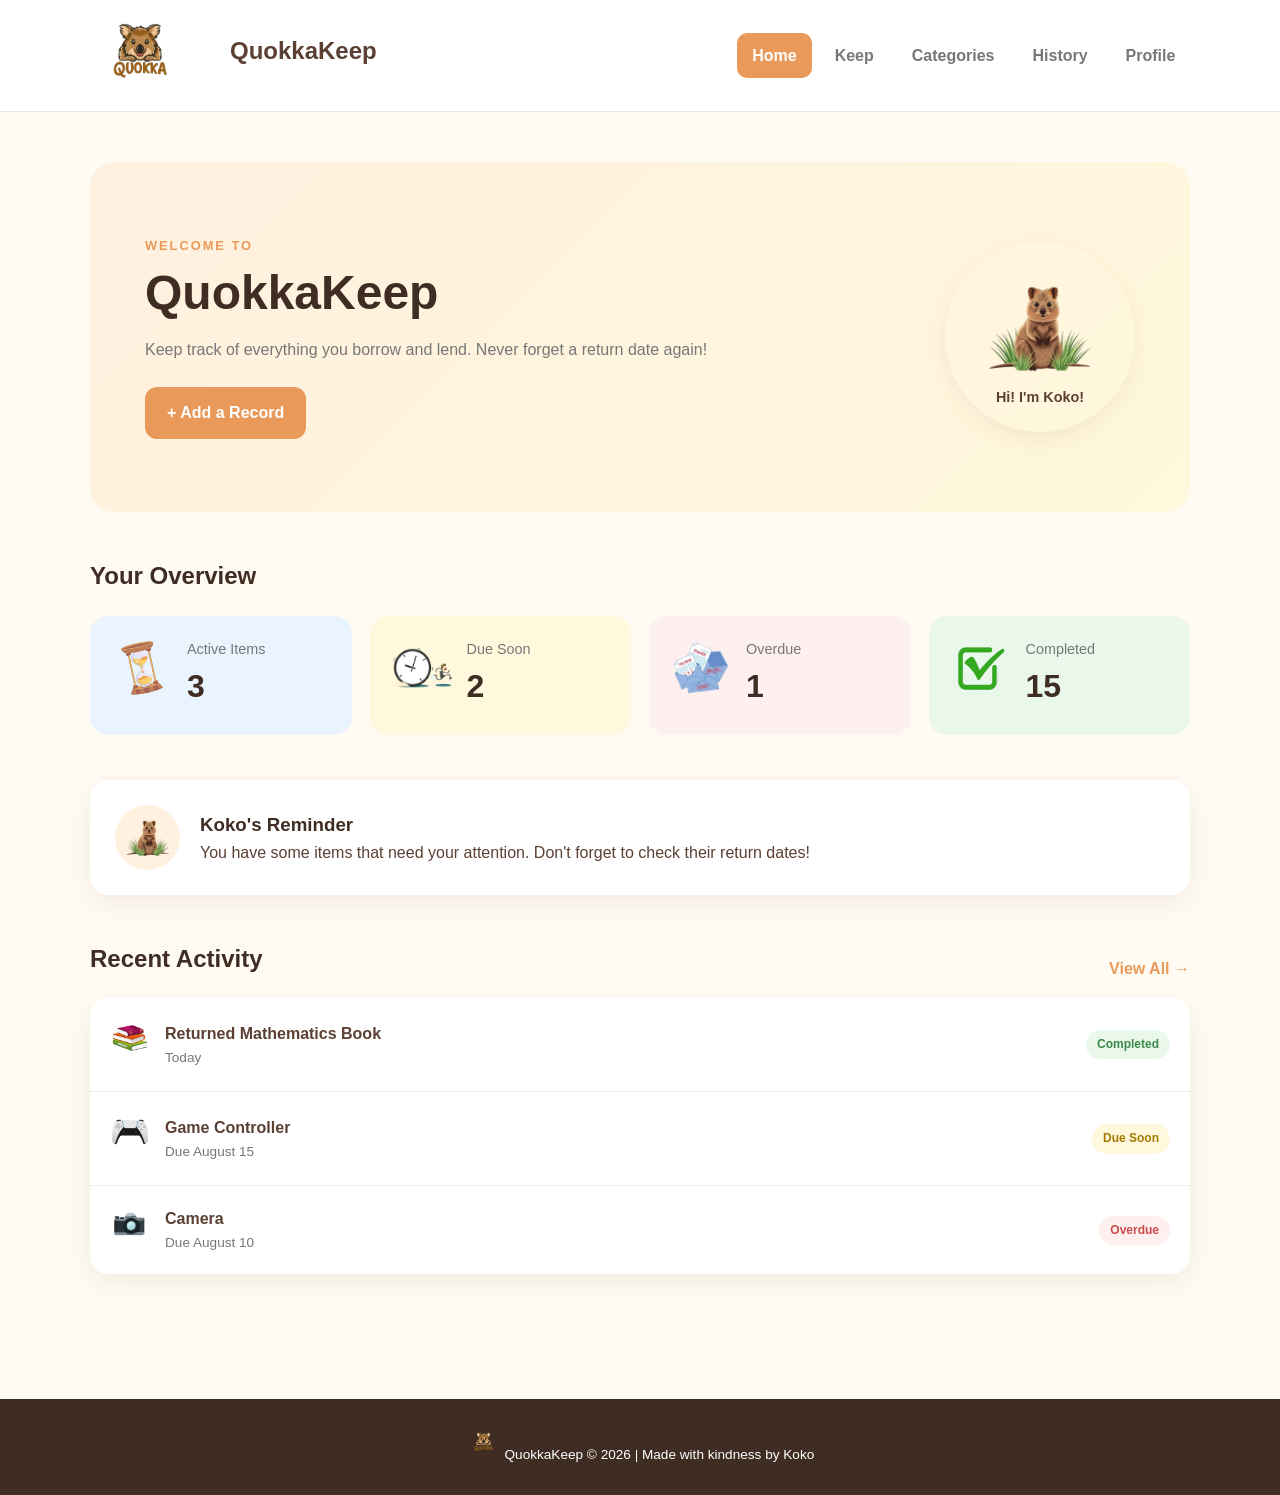
<file: index.html>
<!DOCTYPE html>
<html lang="en">
<head>
    <meta charset="UTF-8">
    <meta name="viewport" content="width=device-width, initial-scale=1.0">
    <title>QuokkaKeep | Home</title>
    <link rel="stylesheet" href="style.css">
</head>

<body>

    <!-- Navigation -->
    <header class="navbar">
        <a href="index.html" class="logo tata"> <img src="quokkakeep_cartoon-removebg-preview.png" width="100" height="100" alt="QuokkaKeep">
            <p>QuokkaKeep</p> </a>

        <nav>
            <a href="index.html" class="active">Home</a>
            <a href="keep.html">Keep</a>
            <a href="categories.html">Categories</a>
            <a href="history.html">History</a>
            <a href="profile.html">Profile</a>
        </nav>
    </header>

    <main class="container">

        <!-- Welcome Section -->
        <section class="hero">
            <div class="hero-text">
                <p class="small-title">WELCOME TO</p>
                <h1>QuokkaKeep </h1>

                <p>
                    Keep track of everything you borrow and lend.
                    Never forget a return date again!
                </p>

                <a href="keep.html" class="button">
                    + Add a Record
                </a>
            </div>

            <div class="koko">
                
                <img src="images-removebg-preview.png.png" width="120" height="120" alt="Koko"> <p>Hi! I'm Koko!</p>
            </div>
        </section>

        <!-- Statistics -->
        <section>
            <h2>Your Overview</h2>

            <div class="stats-grid">

                <div class="stat-card blue">
                    <span class="stat-icon"><img src="active.png.png" width="60" height="60" alt="Active"></span>
                    <div>
                        <p>Active Items</p>
                        <h3 id="activeCount">3</h3>
                    </div>
                </div>

                <div class="stat-card yellow">
                    <span class="stat-icon"><img src="duesoon.png.png" width="60" height="40" alt="Duesoon"></span>
                    <div>
                        <p>Due Soon</p>
                        <h3 id="dueSoonCount">2</h3>
                    </div>
                </div>

                <div class="stat-card red">
                    <span class="stat-icon"><img src="stack-overdue-bills-unpaid-services-payment-bill-reminder-letter-invoice-debt-final-notice-warning-envelope-past-due-180127059-removebg-preview.png" width="60" height="60" alt="Overdue"></span>
                    <div>
                        <p>Overdue</p>
                        <h3 id="overdueCount">1</h3>
                    </div>
                </div>

                <div class="stat-card green">
                    <span class="stat-icon"><img src="completed-tick.png" width="60" height="60" alt="Completed"></span>
                    <div>
                        <p>Completed</p>
                        <h3 id="completedCount">15</h3>
                    </div>
                </div>

            </div>
        </section>

        <!-- Koko Message -->
        <section class="koko-message">
            <div class="koko-small"> <img src="images-removebg-preview.png.png" width="50" height="50" alt="Koko"> </div>

            <div>
                <h3>Koko's Reminder</h3>
                <p>
                    You have some items that need your attention.
                    Don't forget to check their return dates!
                </p>
            </div>
        </section>

        <!-- Recent Activity -->
        <section>
            <div class="section-heading">
                <h2>Recent Activity</h2>
                <a href="history.html">View All →</a>
            </div>

            <div class="activity-list">

                <div class="activity">
                    <span><img src="book-studycorner-removebg-preview.png.png" width="40" height="40" alt="Book-Studycorner"></span>
                    <div>
                        <strong>Returned Mathematics Book</strong>
                        <p>Today</p>
                    </div>
                    <span class="status completed">Completed</span>
                </div>

                <div class="activity">
                    <span><img src="ps5-controller-logo-png_seeklogo-373963-removebg-preview.png" width="40" height="40" alt="FunZone"></span>
                    <div>
                        <strong>Game Controller</strong>
                        <p>Due August 15</p>
                    </div>
                    <span class="status due">Due Soon</span>
                </div>

                <div class="activity">
                    <span><img src="camera.png" width="40" height="30" alt="Camera"></span>
                    <div>
                        <strong>Camera</strong>
                        <p>Due August 10</p>
                    </div>
                    <span class="status overdue">Overdue</span>
                </div>

            </div>
        </section>

    </main>

    <footer>
        <p><a class="logo tata"><img src="quokkakeep_cartoon-removebg-preview.png" width="35" height="35" alt="QuokkaKeep"></a> QuokkaKeep © 2026 | Made with kindness by Koko</p>
    </footer>

    <script src="script.js"></script>
</body>
</html>
</file>
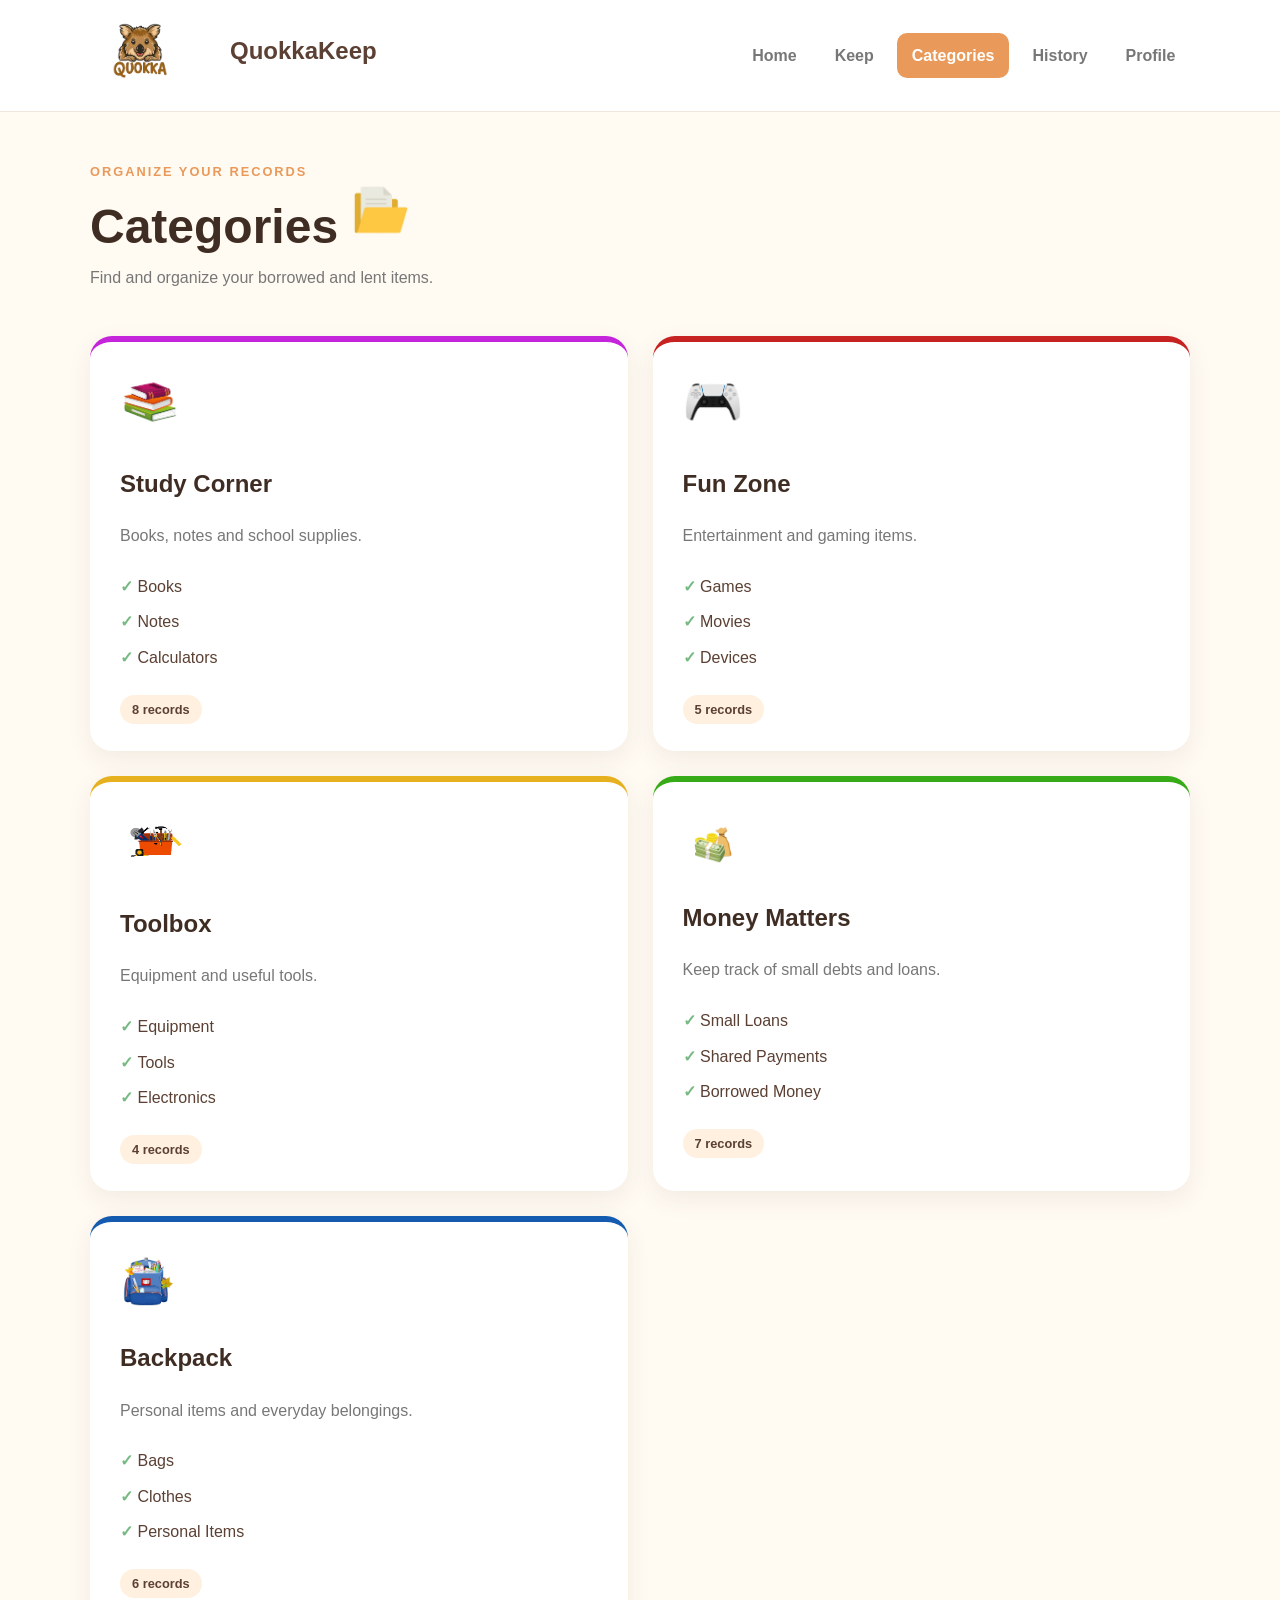
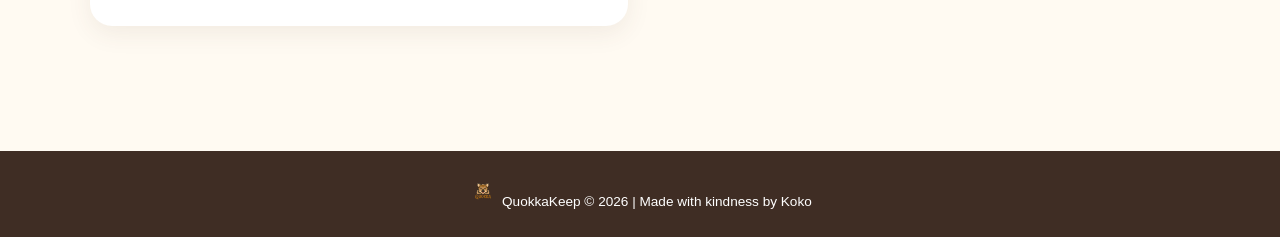
<file: categories.html>
<!DOCTYPE html>
<html lang="en">
<head>
    <meta charset="UTF-8">
    <meta name="viewport" content="width=device-width, initial-scale=1.0">
    <title>QuokkaKeep | Categories</title>
    <link rel="stylesheet" href="style.css">
</head>

<body>

    <header class="navbar">
        <a href="index.html" class="logo tata"> <img src="quokkakeep_cartoon-removebg-preview.png" width="100" height="100" alt="QuokkaKeep">
            <p>QuokkaKeep</p> </a>

        <nav>
            <a href="index.html">Home</a>
            <a href="keep.html">Keep</a>
            <a href="categories.html" class="active">Categories</a>
            <a href="history.html">History</a>
            <a href="profile.html">Profile</a>
        </nav>
    </header>

    <main class="container">

        <section class="page-header">
            <div>
                <p class="small-title">ORGANIZE YOUR RECORDS</p>
                <h1>Categories <img src="folder-removebg-preview.png.png" width="60" height="60" alt="Folder"></h1>
                <p>Find and organize your borrowed and lent items.</p>
            </div>
        </section>

        <section class="category-grid">

            <article class="category-card study">

                <div class="category-icon"><img src="book-studycorner-removebg-preview.png.png" width="60" height="60" alt="Book-Studycorner"></div>

                <h2>Study Corner</h2>

                <p>
                    Books, notes and school supplies.
                </p>

                <ul>
                    <li>Books</li>
                    <li>Notes</li>
                    <li>Calculators</li>
                </ul>

                <span class="category-count">
                    8 records
                </span>

            </article>

            <article class="category-card fun">

                <div class="category-icon"><span class="record-icon"><img src="ps5-controller-logo-png_seeklogo-373963-removebg-preview.png" width="60" height="60" alt="FunZone"></div>

                <h2>Fun Zone</h2>

                <p>
                    Entertainment and gaming items.
                </p>

                <ul>
                    <li>Games</li>
                    <li>Movies</li>
                    <li>Devices</li>
                </ul>

                <span class="category-count">
                    5 records
                </span>

            </article>

            <article class="category-card tools">

                <div class="category-icon"><img src="toolbox-diy-house-repair_1284-6316-removebg-preview.png" width="70" height="60" alt="Toolbox"></div>

                <h2>Toolbox</h2>

                <p>
                    Equipment and useful tools.
                </p>

                <ul>
                    <li>Equipment</li>
                    <li>Tools</li>
                    <li>Electronics</li>
                </ul>

                <span class="category-count">
                    4 records
                </span>

            </article>

            <article class="category-card money">

                <div class="category-icon"><img src="pngtree-cash-banknotes-money-bag-cartoon-png-image_5339686-removebg-preview.png" width="60" height="42" alt="MoneyMatters"></div>

                <h2>Money Matters</h2>

                <p>
                    Keep track of small debts and loans.
                </p>

                <ul>
                    <li>Small Loans</li>
                    <li>Shared Payments</li>
                    <li>Borrowed Money</li>
                </ul>

                <span class="category-count">
                    7 records
                </span>

            </article>

            <article class="category-card personal">

                <div class="category-icon"><img src="hd-back-to-school-bag-supplies-illustration-png-701751694878329m4yqezebt8-removebg-preview.png" width="55" height="50" alt="Backpack"></div>

                <h2>Backpack</h2>

                <p>
                    Personal items and everyday belongings.
                </p>

                <ul>
                    <li>Bags</li>
                    <li>Clothes</li>
                    <li>Personal Items</li>
                </ul>

                <span class="category-count">
                    6 records
                </span>

            </article>

        </section>

    </main>

    <footer>
        <p> <img src="quokkakeep_cartoon-removebg-preview.png" width="30" height="30" alt="QuokkaKeep"> QuokkaKeep © 2026 | Made with kindness by Koko</p>
    </footer>

    <script src="script.js"></script>
</body>
</html>
</file>
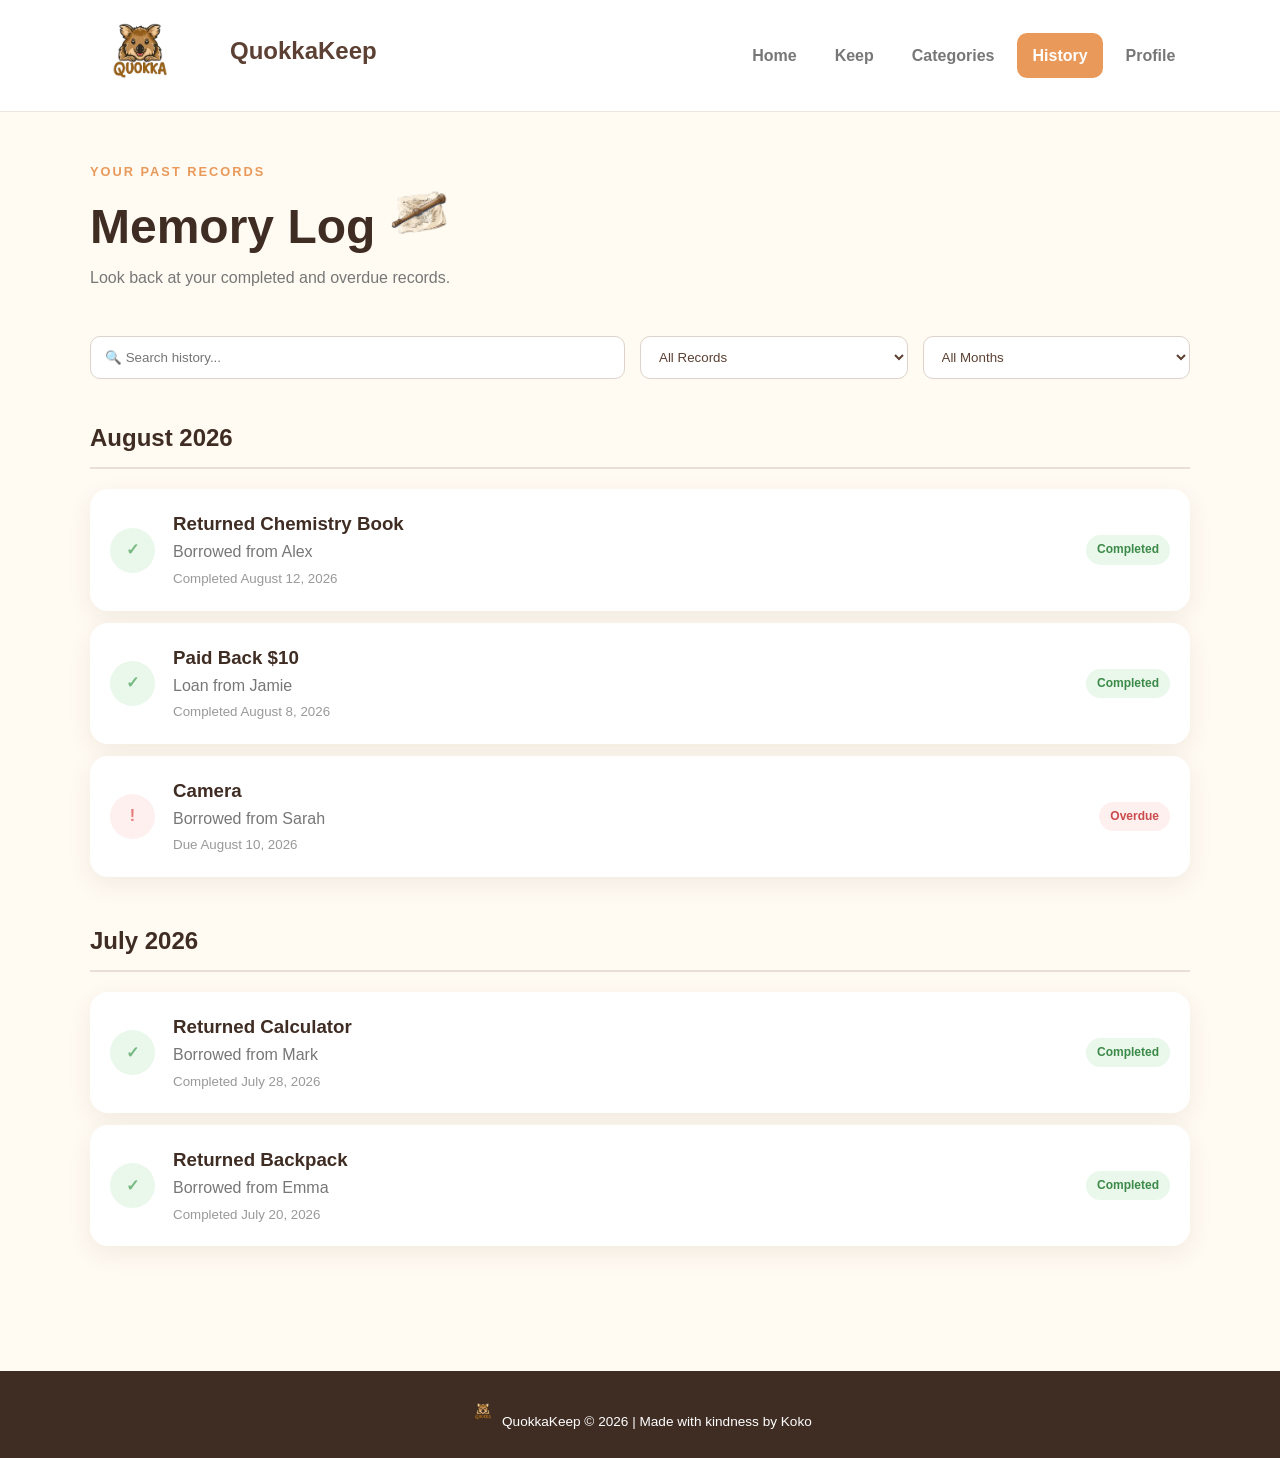
<file: history.html>
<!DOCTYPE html>
<html lang="en">
<head>
    <meta charset="UTF-8">
    <meta name="viewport" content="width=device-width, initial-scale=1.0">
    <title>QuokkaKeep | History</title>
    <link rel="stylesheet" href="style.css">
</head>

<body>

    <header class="navbar">
        <a href="index.html" class="logo tata"> <img src="quokkakeep_cartoon-removebg-preview.png" width="100" height="100" alt="QuokkaKeep">
            <p>QuokkaKeep</p> </a>


        <nav>
            <a href="index.html">Home</a>
            <a href="keep.html">Keep</a>
            <a href="categories.html">Categories</a>
            <a href="history.html" class="active">History</a>
            <a href="profile.html">Profile</a>
        </nav>
    </header>

    <main class="container">

        <section class="page-header">
            <div>
                <p class="small-title">YOUR PAST RECORDS</p>
                <h1>Memory Log <img src="memorylog.png" width="60" height="60" alt="Memory-log"></h1>
                <p>Look back at your completed and overdue records.</p>
            </div>
        </section>

        <!-- Search and filter -->
        <section class="history-controls">

            <input
                type="text"
                placeholder="🔍 Search history..."
                id="historySearch"
            >

            <select>
                <option>All Records</option>
                <option>Completed</option>
                <option>Overdue</option>
            </select>

            <select>
                <option>All Months</option>
                <option>August 2026</option>
                <option>July 2026</option>
                <option>June 2026</option>
            </select>

        </section>

        <!-- August -->
        <section class="history-section">

            <h2>August 2026</h2>

            <div class="history-card">

                <div class="history-icon completed-icon">
                    ✓
                </div>

                <div class="history-info">
                    <h3>Returned Chemistry Book</h3>
                    <p>Borrowed from Alex</p>
                    <small>Completed August 12, 2026</small>
                </div>

                <span class="status completed">
                    Completed
                </span>

            </div>

            <div class="history-card">

                <div class="history-icon completed-icon">
                    ✓
                </div>

                <div class="history-info">
                    <h3>Paid Back $10</h3>
                    <p>Loan from Jamie</p>
                    <small>Completed August 8, 2026</small>
                </div>

                <span class="status completed">
                    Completed
                </span>

            </div>

            <div class="history-card">

                <div class="history-icon overdue-icon">
                    !
                </div>

                <div class="history-info">
                    <h3>Camera</h3>
                    <p>Borrowed from Sarah</p>
                    <small>Due August 10, 2026</small>
                </div>

                <span class="status overdue">
                    Overdue
                </span>

            </div>

        </section>

        <!-- July -->
        <section class="history-section">

            <h2>July 2026</h2>

            <div class="history-card">

                <div class="history-icon completed-icon">
                    ✓
                </div>

                <div class="history-info">
                    <h3>Returned Calculator</h3>
                    <p>Borrowed from Mark</p>
                    <small>Completed July 28, 2026</small>
                </div>

                <span class="status completed">
                    Completed
                </span>

            </div>

            <div class="history-card">

                <div class="history-icon completed-icon">
                    ✓
                </div>

                <div class="history-info">
                    <h3>Returned Backpack</h3>
                    <p>Borrowed from Emma</p>
                    <small>Completed July 20, 2026</small>
                </div>

                <span class="status completed">
                    Completed
                </span>

            </div>

        </section>

    </main>

    <footer>
        <p> <img src="quokkakeep_cartoon-removebg-preview.png" width="30" height="30" alt="QuokkaKeep"> QuokkaKeep © 2026 | Made with kindness by Koko</p>
    </footer>

    <script src="script.js"></script>
</body>
</html>
</file>
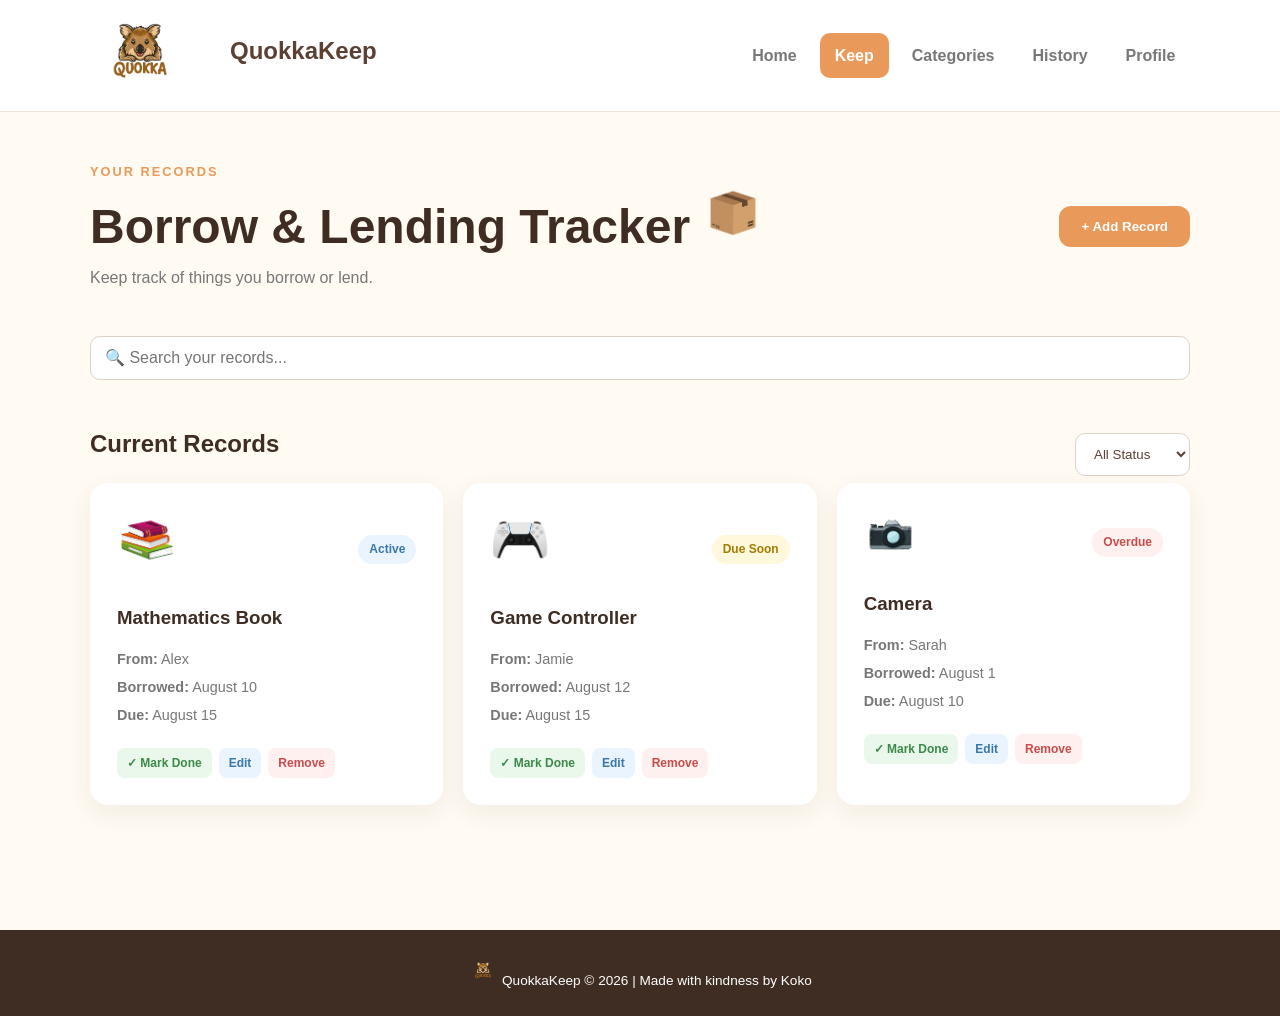
<file: keep.html>
<!DOCTYPE html>
<html lang="en">
<head>
    <meta charset="UTF-8">
    <meta name="viewport" content="width=device-width, initial-scale=1.0">
    <title>QuokkaKeep | Keep</title>
    <link rel="stylesheet" href="style.css">
</head>

<body>

    <!-- Navigation -->
    <header class="navbar">
        <a href="index.html" class="logo tata"> <img src="quokkakeep_cartoon-removebg-preview.png" width="100" height="100" alt="QuokkaKeep">
            <p>QuokkaKeep</p> </a>


        <nav>
            <a href="index.html">Home</a>
            <a href="keep.html" class="active">Keep</a>
            <a href="categories.html">Categories</a>
            <a href="history.html">History</a>
            <a href="profile.html">Profile</a>
        </nav>
    </header>

    <main class="container">

        <!-- Page Header -->
        <section class="page-header">
            <div>
                <p class="small-title">YOUR RECORDS</p>
                <h1>Borrow & Lending Tracker <img src="box.png" width="60" height="60" alt="Box"></h1>
                <p>Keep track of things you borrow or lend.</p>
            </div>

            <button class="button" onclick="showForm()">
                + Add Record
            </button>
        </section>

        <!-- Add Record Form -->
        <section class="form-card" id="recordForm">

            <div class="section-heading">
                <h2>Add New Record</h2>
                <button class="close-button" onclick="hideForm()">×</button>
            </div>

            <form onsubmit="addRecord(event)">

                <div class="form-grid">

                    <div class="form-group">
                        <label for="itemName">Item Name</label>
                        <input
                            type="text"
                            id="itemName"
                            placeholder="e.g. Mathematics Book"
                            required
                        >
                    </div>

                    <div class="form-group">
                        <label for="category">Category</label>
                        <select id="category" required>
                            <option value="">Select category</option>
                            <option>📚 Study Corner</option>
                            <option>🎮 Fun Zone</option>
                            <option>🛠️ Toolbox</option>
                            <option>💰 Money Matters</option>
                            <option>🎒 Backpack</option>
                        </select>
                    </div>


                    <div class="form-group">
                        <label for="type">Type</label>
                        <select id="type" required>
                            <option value="">Select type</option>
                            <option value="borrowed">I Borrowed</option>
                            <option value="lent">I Lent</option>
                        </select>
                    </div>

                    <div class="form-group">
                        <label for="person">Person</label>
                        <input
                            type="text"
                            id="person"
                            placeholder="e.g. Alex"
                            required
                        >
                    </div>

                    <div class="form-group">
                        <label for="borrowDate">Borrow Date</label>
                        <input
                            type="date"
                            id="borrowDate"
                            required
                        >
                    </div>

                    <div class="form-group">
                        <label for="returnDate">Return Date</label>
                        <input
                            type="date"
                            id="returnDate"
                            required
                        >
                    </div>

                </div>

                <button type="submit" class="button">
                    Save Record
                </button>

            </form>
        </section>

        <!-- Search -->
        <section class="search-section">
            <input
                type="text"
                id="searchInput"
                placeholder="🔍 Search your records..."
                onkeyup="searchRecords()"
            >
        </section>

        <!-- Records -->
        <section>

            <div class="section-heading">
                <h2>Current Records</h2>

                <select class="filter">
                    <option>All Status</option>
                    <option>Active</option>
                    <option>Due Soon</option>
                    <option>Overdue</option>
                    <option>Completed</option>
                </select>
            </div>

            <div class="record-grid" id="recordList">

                <!-- Record 1 -->
                <article class="record-card">

                    <div class="record-top">
                        <span class="record-icon"><img src="book-studycorner-removebg-preview.png.png" width="60" height="60" alt="Book-Studycorner"></span>
                        <span class="status active-status">Active</span>
                    </div>

                    <h3>Mathematics Book</h3>

                    <p>
                        <strong>From:</strong> Alex
                    </p>

                    <p>
                        <strong>Borrowed:</strong> August 10
                    </p>

                    <p>
                        <strong>Due:</strong> August 15
                    </p>

                    <div class="card-actions">
                        <button class="done-button" onclick="markDone(this)">
                            ✓ Mark Done
                        </button>

                        <button class="edit-button" onclick="editRecord(this)">
                            Edit
                        </button>

                        <button class="delete-button" onclick="removeRecord(this)">
                        Remove
                        </button>
                    </div>

                </article>

                <!-- Record 2 -->
                <article class="record-card">

                    <div class="record-top">
                        <span class="record-icon"><img src="ps5-controller-logo-png_seeklogo-373963-removebg-preview.png" width="60" height="60" alt="FunZone"></span>
                        <span class="status due">Due Soon</span>
                    </div>

                    <h3>Game Controller</h3>

                    <p>
                        <strong>From:</strong> Jamie
                    </p>

                    <p>
                        <strong>Borrowed:</strong> August 12
                    </p>

                    <p>
                        <strong>Due:</strong> August 15
                    </p>

                    <div class="card-actions">
                        <button class="done-button" onclick="markDone(this)">
                            ✓ Mark Done
                        </button>

                        <button class="edit-button" onclick="editRecord(this)">
                            Edit
                        </button>

                        <button class="delete-button" onclick="removeRecord(this)">
                        Remove
                        </button>
                    </div>

                </article>

                <!-- Record 3 -->
                <article class="record-card overdue-card">

                    <div class="record-top">
                        <span class="record-icon"><img src="camera.png" width="55" height="40" alt="Camera"></span>
                        <span class="status overdue">Overdue</span>
                    </div>

                    <h3>Camera</h3>

                    <p>
                        <strong>From:</strong> Sarah
                    </p>

                    <p>
                        <strong>Borrowed:</strong> August 1
                    </p>

                    <p>
                        <strong>Due:</strong> August 10
                    </p>

                    <div class="card-actions">
                        <button class="done-button" onclick="markDone(this)">
                            ✓ Mark Done
                        </button>

                        <button class="edit-button" onclick="editRecord(this)">
                            Edit
                        </button>

                        <button class="delete-button" onclick="removeRecord(this)">
                        Remove
                        </button>
                    </div>

                </article>

            </div>

        </section>

    </main>

    <footer>
       <p> <img src="quokkakeep_cartoon-removebg-preview.png" width="30" height="30" alt="QuokkaKeep"> QuokkaKeep © 2026 | Made with kindness by Koko</p>
    </footer>

    <script src="script.js"></script>

    <script>
    // Hide the form when the page first loads
    document.getElementById("recordForm").style.display = "none";
    </script>

</body>
</html>
</file>
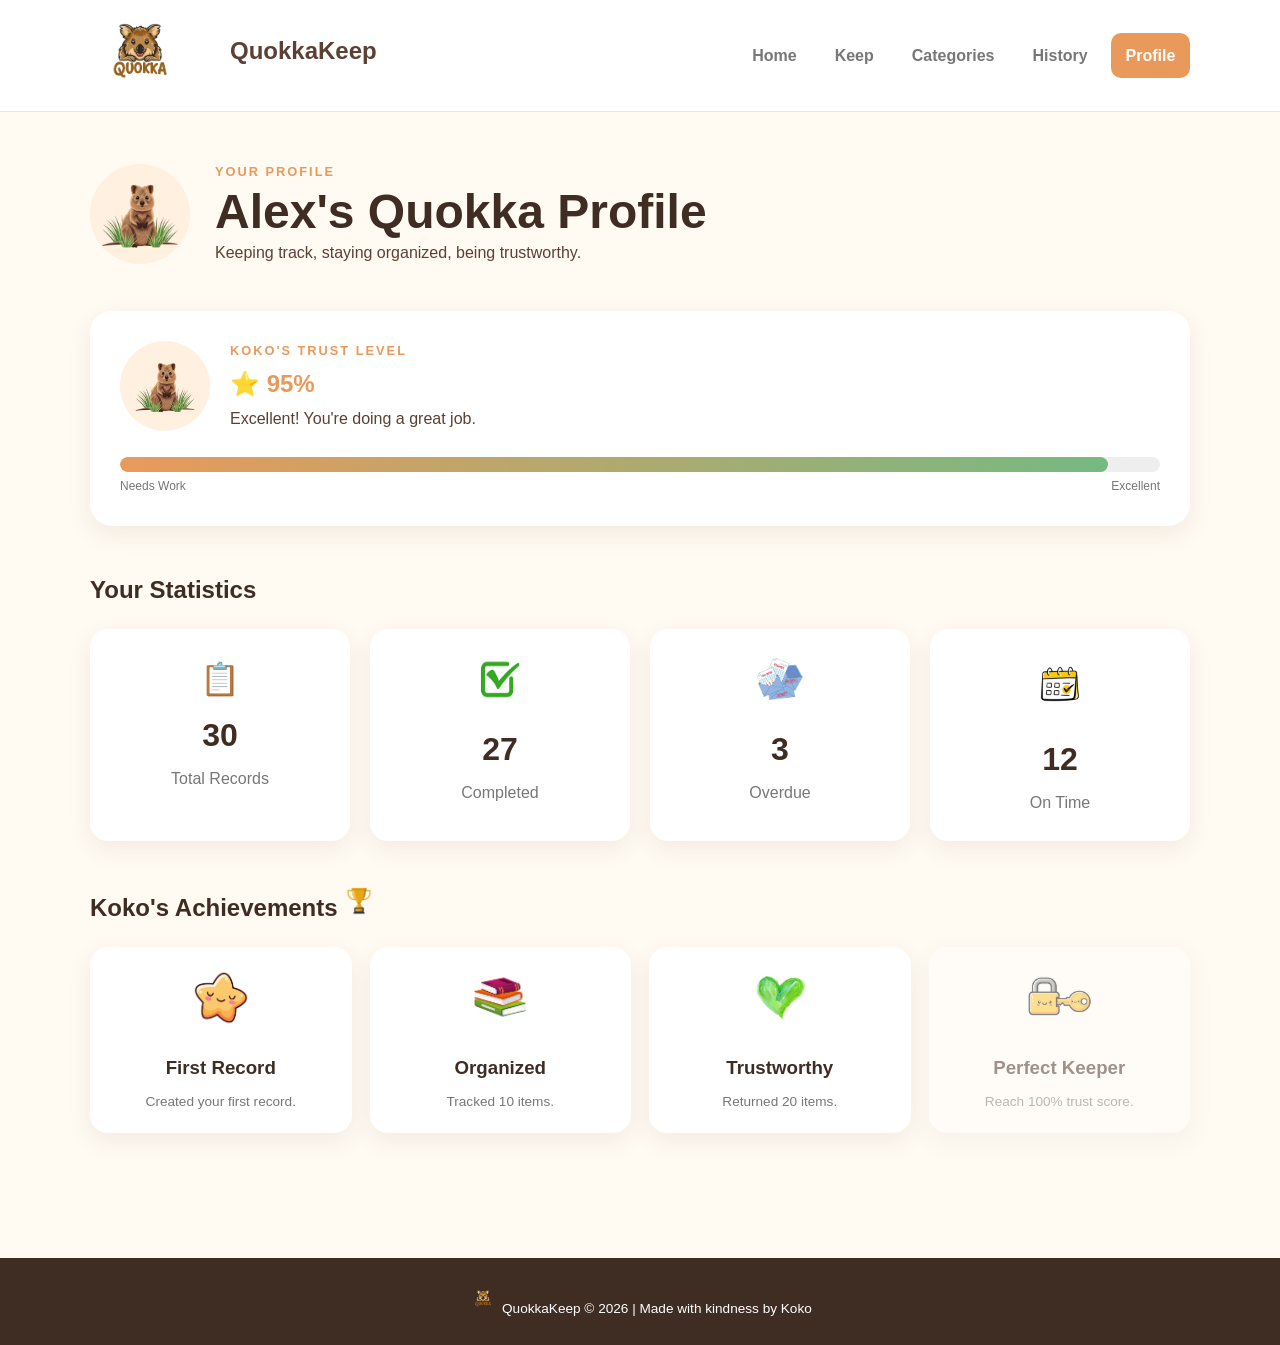
<file: profile.html>
<!DOCTYPE html>
<html lang="en">
<head>
    <meta charset="UTF-8">
    <meta name="viewport" content="width=device-width, initial-scale=1.0">
    <title>QuokkaKeep | Profile</title>
    <link rel="stylesheet" href="style.css">
</head>

<body>

    <header class="navbar">
        <a href="index.html" class="logo tata"> <img src="quokkakeep_cartoon-removebg-preview.png" width="100" height="100" alt="QuokkaKeep">
            <p>QuokkaKeep</p> </a>

        <nav>
            <a href="index.html">Home</a>
            <a href="keep.html">Keep</a>
            <a href="categories.html">Categories</a>
            <a href="history.html">History</a>
            <a href="profile.html" class="active">Profile</a>
        </nav>
    </header>

    <main class="container">

        <section class="profile-header">

            <div class="profile-avatar">
                <img src="images-removebg-preview.png.png" width="90" height="90" alt="Koko">
            </div>

            <div>
                <p class="small-title">YOUR PROFILE</p>
                <h1>Alex's Quokka Profile</h1>
                <p>Keeping track, staying organized, being trustworthy.</p>
            </div>

        </section>

        <!-- Trust Score -->
        <section class="trust-card">

            <div class="trust-left">
                <div class="large-koko"> <img src="images-removebg-preview.png.png" width="70" height="70" alt="QuokkaKeep"> </div>

                <div>
                    <p class="small-title">KOKO'S TRUST LEVEL</p>
                    <h2>⭐ 95%</h2>
                    <p>Excellent! You're doing a great job.</p>
                </div>
            </div>

            <div class="progress-container">

                <div class="progress-bar">
                    <div class="progress" style="width: 95%;"></div>
                </div>

                <div class="progress-labels">
                    <span>Needs Work</span>
                    <span>Excellent</span>
                </div>

            </div>

        </section>

        <!-- Statistics -->
        <section>

            <h2>Your Statistics</h2>

            <div class="profile-stats">

                <div class="profile-stat">
                    <span>📋</span>
                    <h3>30</h3>
                    <p>Total Records</p>
                </div>

                <div class="profile-stat">
                    <span><img src="completed-tick.png" width="50" height="50" alt="Completed"></span>
                    <h3>27</h3>
                    <p>Completed</p>
                </div>

                <div class="profile-stat">
                    <span><img src="stack-overdue-bills-unpaid-services-payment-bill-reminder-letter-invoice-debt-final-notice-warning-envelope-past-due-180127059-removebg-preview.png" width="50" height="50" alt="Overdue"></span>
                    <h3>3</h3>
                    <p>Overdue</p>
                </div>

                <div class="profile-stat">
                    <span><img src="calendar.png" width="60" height="60" alt="Calendar"></span>
                    <h3>12</h3>
                    <p>On Time</p>
                </div>

            </div>

        </section>

        <!-- Achievements -->
        <section>

            <h2>Koko's Achievements <img src="trophy.png" width="30" height="30" alt="Trophy-Achievements"></h2>

            <div class="achievement-grid">

                <div class="achievement unlocked">
                    <span><img src="star.png" width="60" height="60" alt="Star"></span>
                    <h3>First Record</h3>
                    <p>Created your first record.</p>
                </div>

                <div class="achievement unlocked">
                    <span><img src="book-studycorner-removebg-preview.png.png" width="60" height="60" alt="Book-Studycorner"></span>
                    <h3>Organized</h3>
                    <p>Tracked 10 items.</p>
                </div>

                <div class="achievement unlocked">
                    <span><img src="trustworthy.png" width="60" height="60" alt="Calendar"></span>
                    <h3>Trustworthy</h3>
                    <p>Returned 20 items.</p>
                </div>

                <div class="achievement locked">
                    <span><img src="lock.png" width="115" height="60" alt="Lock"></span>
                    <h3>Perfect Keeper</h3>
                    <p>Reach 100% trust score.</p>
                </div>

            </div>

        </section>

    </main>

    <footer>
        <p> <img src="quokkakeep_cartoon-removebg-preview.png" width="30" height="30" alt="QuokkaKeep"> QuokkaKeep © 2026 | Made with kindness by Koko</p>
    </footer>

    <script src="script.js"></script>
</body>
</html>
</file>
<file: style.css>
/* ========================================
   QUOKKAKEEP - MAIN STYLESHEET
======================================== */

/* ---------- General ---------- */

* {
    margin: 0;
    padding: 0;
    box-sizing: border-box;
}

:root {
    --cream: #fffaf2;
    --white: #ffffff;
    --brown: #5b4033;
    --dark-brown: #3f2d24;

    --orange: #e99a5b;
    --light-orange: #fff0df;

    --yellow: #f6c85f;
    --light-yellow: #fff8dc;

    --green: #76b982;
    --light-green: #eaf7eb;

    --blue: #78a9d8;
    --light-blue: #eaf4ff;

    --red: #e97979;
    --light-red: #fff0f0;

    --gray: #777777;
    --light-gray: #f4f1ed;

    --shadow: 0 8px 25px rgba(91, 64, 51, 0.08);

    --radius: 18px;
}

body {
    font-family: Arial, Garamond, cursive, Helvetica, sans-serif;
    background: var(--cream);
    color: var(--brown);
    line-height: 1.6;
}

a {
    text-decoration: none;
    color: inherit;
}

button,
input,
select {
    font-family: inherit;
}

/* ---------- Navigation ---------- */

.navbar {
    min-height: 75px;
    background: var(--white);
    display: flex;
    align-items: center;
    justify-content: space-between;
    padding: 0 7%;
    border-bottom: 1px solid #eee5dc;
    position: sticky;
    top: 0;
    z-index: 100;
}

.logo {
    font-size: 1.5rem;
    font-weight: 800;
    color: var(--brown);
   
}

.navbar nav {
    display: flex;
    gap: 8px;
}
.tata p{
    margin-top: 20px;
    position: absolute;
    top: 12px;
    left: 230px;
}

.navbar nav a {
    padding: 10px 15px;
    border-radius: 10px;
    font-weight: 600;
    color: var(--gray);
    transition: 0.2s;
}

.navbar nav a:hover {
    background: var(--light-orange);
    color: var(--orange);
}

.navbar nav a.active {
    background: var(--orange);
    color: white;
}

/* ---------- Main Container ---------- */

.container {
    width: min(1100px, 90%);
    margin: 0 auto;
    padding: 50px 0;
}

section {
    margin-bottom: 45px;
}

h1 {
    font-size: clamp(2rem, 5vw, 3rem);
    line-height: 1.2;
    color: var(--dark-brown);
}

h2 {
    margin-bottom: 20px;
    color: var(--dark-brown);
}

h3 {
    color: var(--dark-brown);
}

.small-title {
    color: var(--orange);
    font-size: 0.8rem;
    font-weight: 800;
    letter-spacing: 2px;
}

/* ---------- Buttons ---------- */

.button {
    display: inline-block;
    background: var(--orange);
    color: white;
    border: none;
    padding: 13px 22px;
    border-radius: 12px;
    font-weight: 700;
    cursor: pointer;
    transition: 0.2s;
}

.button:hover {
    background: #d98549;
    transform: translateY(-2px);
}

/* ---------- Hero ---------- */

.hero {
    background: linear-gradient(
        135deg,
        #fff0df,
        #fff8dc
    );

    border-radius: 25px;
    padding: 55px;
    display: flex;
    justify-content: space-between;
    align-items: center;
    min-height: 350px;
}

.hero-text {
    max-width: 600px;
}

.hero-text h1 {
    margin: 8px 0 15px;
}

.hero-text p:not(.small-title) {
    color: var(--gray);
    margin-bottom: 25px;
}

.koko {
    background: url("file:///D:/pao%203-3%208/pao%203-3%208/M3/quokkakeep_cartoon-removebg-preview.png");
    width: 190px;
    height: 190px;
    border-radius: 50%;
    display: flex;
    align-items: center;
    justify-content: center;
    flex-direction: column;
    font-size: 5rem;
    box-shadow: var(--shadow);
}

.koko p {
    font-size: 0.9rem;
    font-weight: bold;
}

/* ---------- Statistics ---------- */

.stats-grid {
    display: grid;
    grid-template-columns: repeat(4, 1fr);
    gap: 18px;
}

.stat-card {
    padding: 22px;
    border-radius: var(--radius);
    display: flex;
    gap: 15px;
    align-items: center;
}

.stat-card p {
    color: var(--gray);
    font-size: 0.9rem;
}

.stat-card h3 {
    font-size: 2rem;
}

.stat-icon {
    font-size: 2rem;
}

.blue {
    background: var(--light-blue);
}

.yellow {
    background: var(--light-yellow);
}

.red {
    background: var(--light-red);
}

.green {
    background: var(--light-green);
}

/* ---------- Koko Message ---------- */

.koko-message {
    background: var(--white);
    border-radius: var(--radius);
    padding: 25px;
    display: flex;
    gap: 20px;
    align-items: center;
    box-shadow: var(--shadow);
}

.koko-small {
    background: var(--light-orange);
    width: 65px;
    height: 65px;
    border-radius: 50%;
    display: flex;
    justify-content: center;
    align-items: center;
    font-size: 2rem;
}

/* ---------- Section Heading ---------- */

.section-heading {
    display: flex;
    justify-content: space-between;
    align-items: center;
    gap: 15px;
}

.section-heading a {
    color: var(--orange);
    font-weight: bold;
}

/* ---------- Activity ---------- */

.activity-list {
    background: white;
    border-radius: var(--radius);
    overflow: hidden;
    box-shadow: var(--shadow);
}

.activity {
    display: flex;
    align-items: center;
    gap: 15px;
    padding: 20px;
    border-bottom: 1px solid #eee;
}

.activity:last-child {
    border-bottom: none;
}

.activity > span:first-child {
    font-size: 1.8rem;
}

.activity div {
    flex: 1;
}

.activity p {
    color: var(--gray);
    font-size: 0.85rem;
}

/* ---------- Status ---------- */

.status {
    display: inline-block;
    padding: 5px 11px;
    border-radius: 20px;
    font-size: 0.75rem;
    font-weight: bold;
    white-space: nowrap;
}

.status.completed {
    background: var(--light-green);
    color: #3c8a49;
}

.status.active-status {
    background: var(--light-blue);
    color: #3977ad;
}

.status.due {
    background: var(--light-yellow);
    color: #a67b00;
}

.status.overdue {
    background: var(--light-red);
    color: #c94b4b;
}

/* ---------- Page Header ---------- */

.page-header {
    display: flex;
    justify-content: space-between;
    align-items: center;
    gap: 30px;
}

.page-header p:not(.small-title) {
    color: var(--gray);
    margin-top: 10px;
}

/* ---------- Forms ---------- */

.form-card {
    background: white;
    padding: 30px;
    border-radius: var(--radius);
    box-shadow: var(--shadow);
}

.form-grid {
    display: grid;
    grid-template-columns: repeat(2, 1fr);
    gap: 20px;
    margin-bottom: 25px;
}

.form-group {
    display: flex;
    flex-direction: column;
}

.form-group label {
    font-weight: bold;
    margin-bottom: 7px;
}

.form-group input,
.form-group select,
.search-section input,
.history-controls input,
.history-controls select,
.filter {
    border: 1px solid #ddd3ca;
    border-radius: 10px;
    padding: 12px 14px;
    background: white;
    color: var(--brown);
    outline: none;
}

.form-group input:focus,
.form-group select:focus,
.search-section input:focus {
    border-color: var(--orange);
}

.close-button {
    border: none;
    background: none;
    font-size: 1.8rem;
    cursor: pointer;
    color: var(--gray);
}

/* ---------- Search ---------- */

.search-section input {
    width: 100%;
    font-size: 1rem;
}

/* ---------- Record Cards ---------- */

.record-grid {
    display: grid;
    grid-template-columns: repeat(3, 1fr);
    gap: 20px;
}

.record-card {
    background: white;
    padding: 25px;
    border-radius: var(--radius);
    box-shadow: var(--shadow);
    border: 2px solid transparent;
}

.record-card:hover {
    border-color: #f3d3b8;
}

.record-card h3 {
    margin: 15px 0;
}

.record-card p {
    color: var(--gray);
    font-size: 0.9rem;
    margin: 5px 0;
}

.record-top {
    display: flex;
    justify-content: space-between;
    align-items: center;
}

.record-icon {
    font-size: 2.5rem;
}

.card-actions {
    display: flex;
    gap: 7px;
    margin-top: 20px;
    flex-wrap: wrap;
}

.card-actions button {
    border: none;
    border-radius: 8px;
    padding: 8px 10px;
    cursor: pointer;
    font-weight: bold;
    font-size: 0.75rem;
}

.done-button {
    background: var(--light-green);
    color: #3c8a49;
}

.edit-button {
    background: var(--light-blue);
    color: #3977ad;
}

.delete-button {
    background: var(--light-red);
    color: #c94b4b;
}

/* ---------- Categories ---------- */

.category-grid {
    display: grid;
    grid-template-columns: repeat(2, 1fr);
    gap: 25px;
}

.category-card {
    background: white;
    border-radius: 22px;
    padding: 30px;
    box-shadow: var(--shadow);
    border-top: 6px solid var(--orange);
    position: relative;
}

.category-card.study {
    border-color: #c425da;
}

.category-card.fun {
    border-color: #c62222;
}

.category-card.tools {
    border-color: #e6b01e;
}

.category-card.money {
    border-color: #36ab17;
}

.category-card.personal {
    border-color: #155baf;
}

.category-icon {
    font-size: 3rem;
    margin-bottom: 10px;
}

.category-card p {
    color: var(--gray);
}

.category-card ul {
    list-style: none;
    margin: 20px 0;
}

.category-card li {
    padding: 5px 0;
}

.category-card li::before {
    content: "✓ ";
    color: var(--green);
    font-weight: bold;
}

.category-count {
    background: var(--light-orange);
    padding: 7px 12px;
    border-radius: 20px;
    font-size: 0.8rem;
    font-weight: bold;
}

/* ---------- History ---------- */

.history-controls {
    display: grid;
    grid-template-columns: 2fr 1fr 1fr;
    gap: 15px;
    margin-bottom: 40px;
}

.history-section h2 {
    border-bottom: 2px solid #eadfd6;
    padding-bottom: 10px;
}

.history-card {
    background: white;
    border-radius: var(--radius);
    padding: 20px;
    margin-bottom: 12px;
    display: flex;
    align-items: center;
    gap: 18px;
    box-shadow: var(--shadow);
}

.history-icon {
    width: 45px;
    height: 45px;
    border-radius: 50%;
    display: flex;
    justify-content: center;
    align-items: center;
    font-weight: bold;
}

.completed-icon {
    background: var(--light-green);
    color: var(--green);
}

.overdue-icon {
    background: var(--light-red);
    color: var(--red);
}

.history-info {
    flex: 1;
}

.history-info p {
    color: var(--gray);
}

.history-info small {
    color: #999;
}

/* ---------- Profile ---------- */

.profile-header {
    display: flex;
    align-items: center;
    gap: 25px;
}

.profile-avatar {
    width: 100px;
    height: 100px;
    border-radius: 50%;
    background: var(--light-orange);
    display: flex;
    justify-content: center;
    align-items: center;
    font-size: 4rem;
}

.trust-card {
    background: white;
    border-radius: 22px;
    padding: 30px;
    box-shadow: var(--shadow);
}

.trust-left {
    display: flex;
    align-items: center;
    gap: 20px;
    margin-bottom: 25px;
}

.large-koko {
    font-size: 4rem;
    background: var(--light-orange);
    border-radius: 50%;
    width: 90px;
    height: 90px;
    display: flex;
    align-items: center;
    justify-content: center;
}

.trust-left h2 {
    margin: 3px 0;
    color: var(--orange);
}

.progress-bar {
    height: 15px;
    background: #eee;
    border-radius: 20px;
    overflow: hidden;
}

.progress {
    height: 100%;
    background: linear-gradient(
        90deg,
        var(--orange),
        var(--green)
    );
    border-radius: 20px;
}

.progress-labels {
    display: flex;
    justify-content: space-between;
    color: var(--gray);
    font-size: 0.75rem;
    margin-top: 5px;
}

.profile-stats {
    display: grid;
    grid-template-columns: repeat(4, 1fr);
    gap: 20px;
}

.profile-stat {
    background: white;
    border-radius: var(--radius);
    padding: 25px;
    text-align: center;
    box-shadow: var(--shadow);
}

.profile-stat span {
    font-size: 2rem;
}

.profile-stat h3 {
    font-size: 2rem;
    margin: 5px 0;
}

.profile-stat p {
    color: var(--gray);
}

.achievement-grid {
    display: grid;
    grid-template-columns: repeat(4, 1fr);
    gap: 18px;
}

.achievement {
    background: white;
    padding: 20px;
    text-align: center;
    border-radius: var(--radius);
    box-shadow: var(--shadow);
}

.achievement span {
    font-size: 2.5rem;
}

.achievement h3 {
    margin: 8px 0;
}

.achievement p {
    color: var(--gray);
    font-size: 0.85rem;
}

.achievement.locked {
    opacity: 0.5;
}

/* ---------- Footer ---------- */

footer {
    text-align: center;
    background: var(--dark-brown);
    color: white;
    padding: 25px;
    margin-top: 30px;
}

footer p {
    font-size: 0.85rem;
}

/* ---------- Responsive Design ---------- */

@media (max-width: 850px) {

    .navbar {
        flex-direction: column;
        padding: 15px;
        gap: 12px;
    }

    .navbar nav {
        flex-wrap: wrap;
        justify-content: center;
    }

    .hero {
        flex-direction: column;
        text-align: center;
        gap: 30px;
        padding: 40px 25px;
    }

    .stats-grid,
    .profile-stats {
        grid-template-columns: repeat(2, 1fr);
    }

    .record-grid {
        grid-template-columns: repeat(2, 1fr);
    }

    .achievement-grid {
        grid-template-columns: repeat(2, 1fr);
    }

    .category-grid {
        grid-template-columns: 1fr;
    }
}

@media (max-width: 600px) {

    .container {
        width: 92%;
        padding: 30px 0;
    }

    .navbar nav a {
        font-size: 0.8rem;
        padding: 8px;
    }

    .page-header {
        flex-direction: column;
        align-items: flex-start;
    }

    .stats-grid,
    .record-grid,
    .profile-stats,
    .achievement-grid,
    .form-grid,
    .history-controls {
        grid-template-columns: 1fr;
    }

    .history-card {
        align-items: flex-start;
        flex-wrap: wrap;
    }

    .history-card .status {
        margin-left: 63px;
    }

    .koko {
        width: 150px;
        height: 150px;
        font-size: 4rem;
    }
}
</file>
